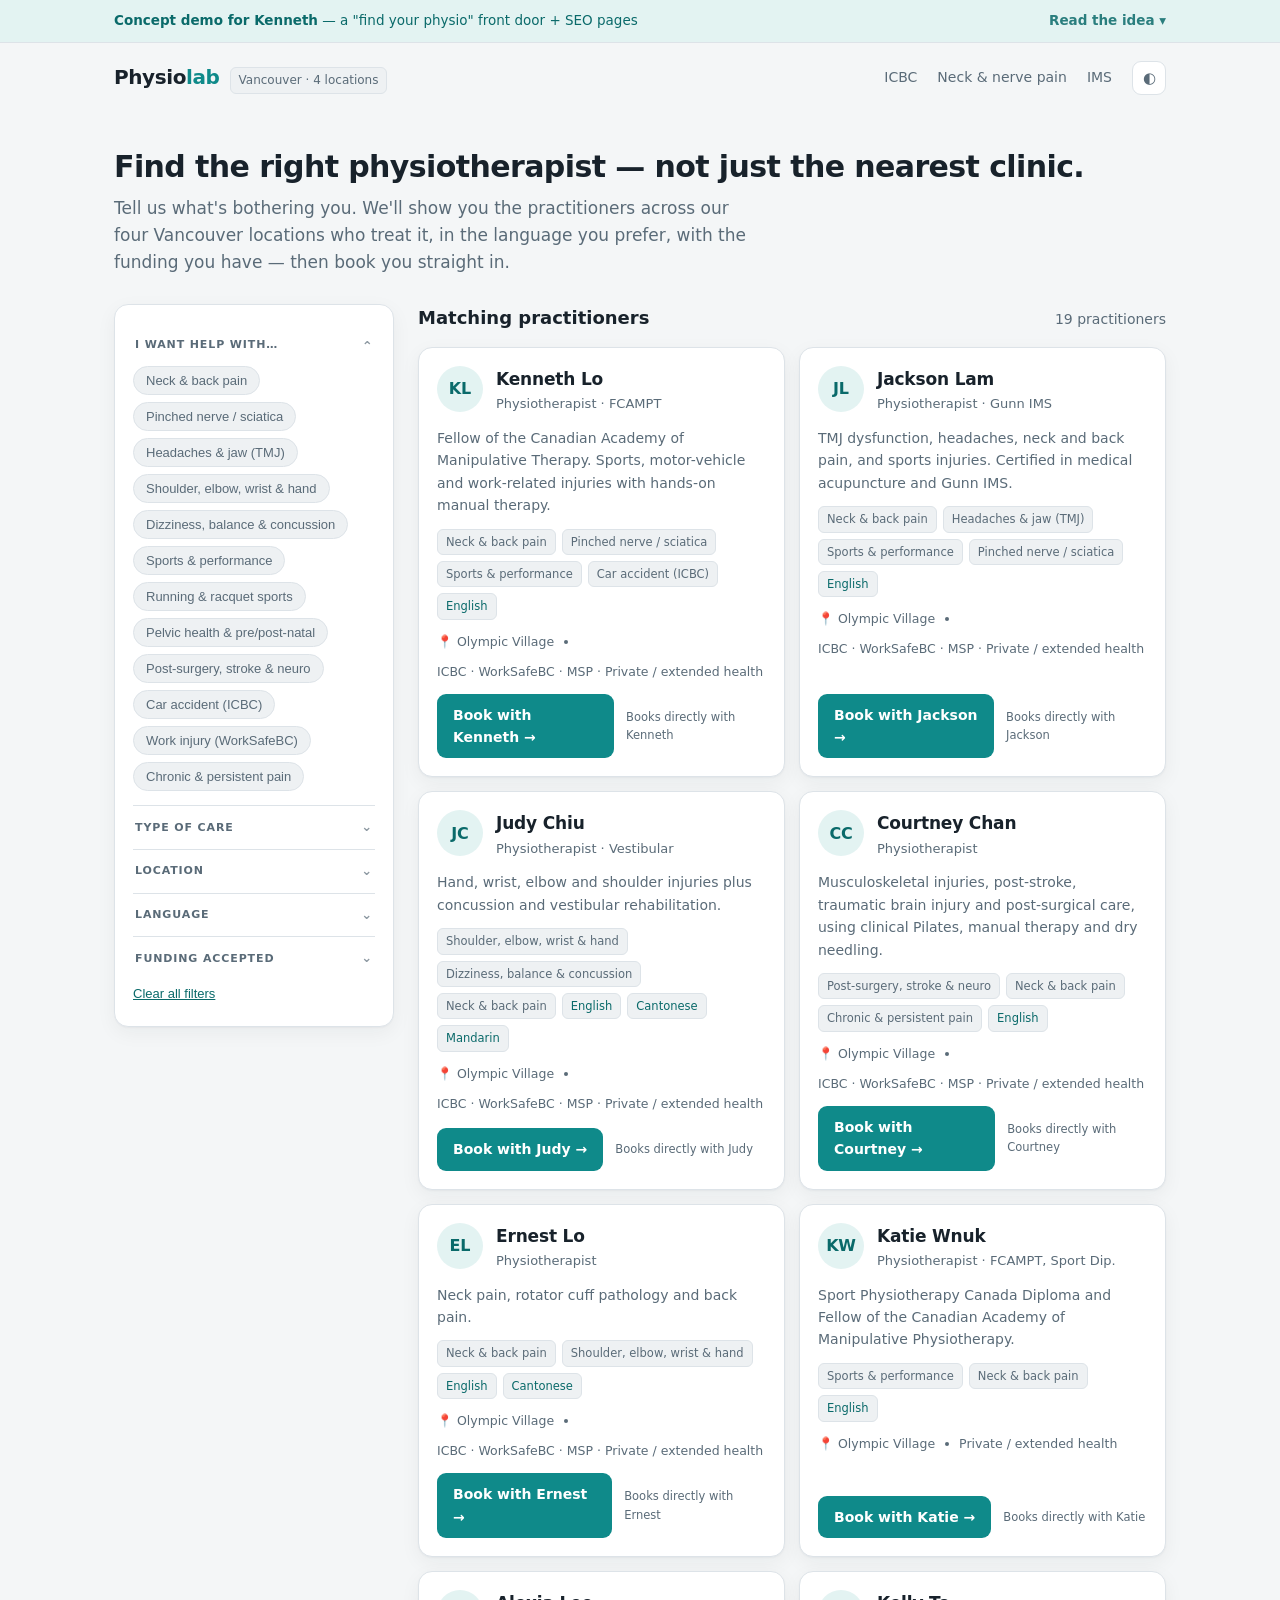
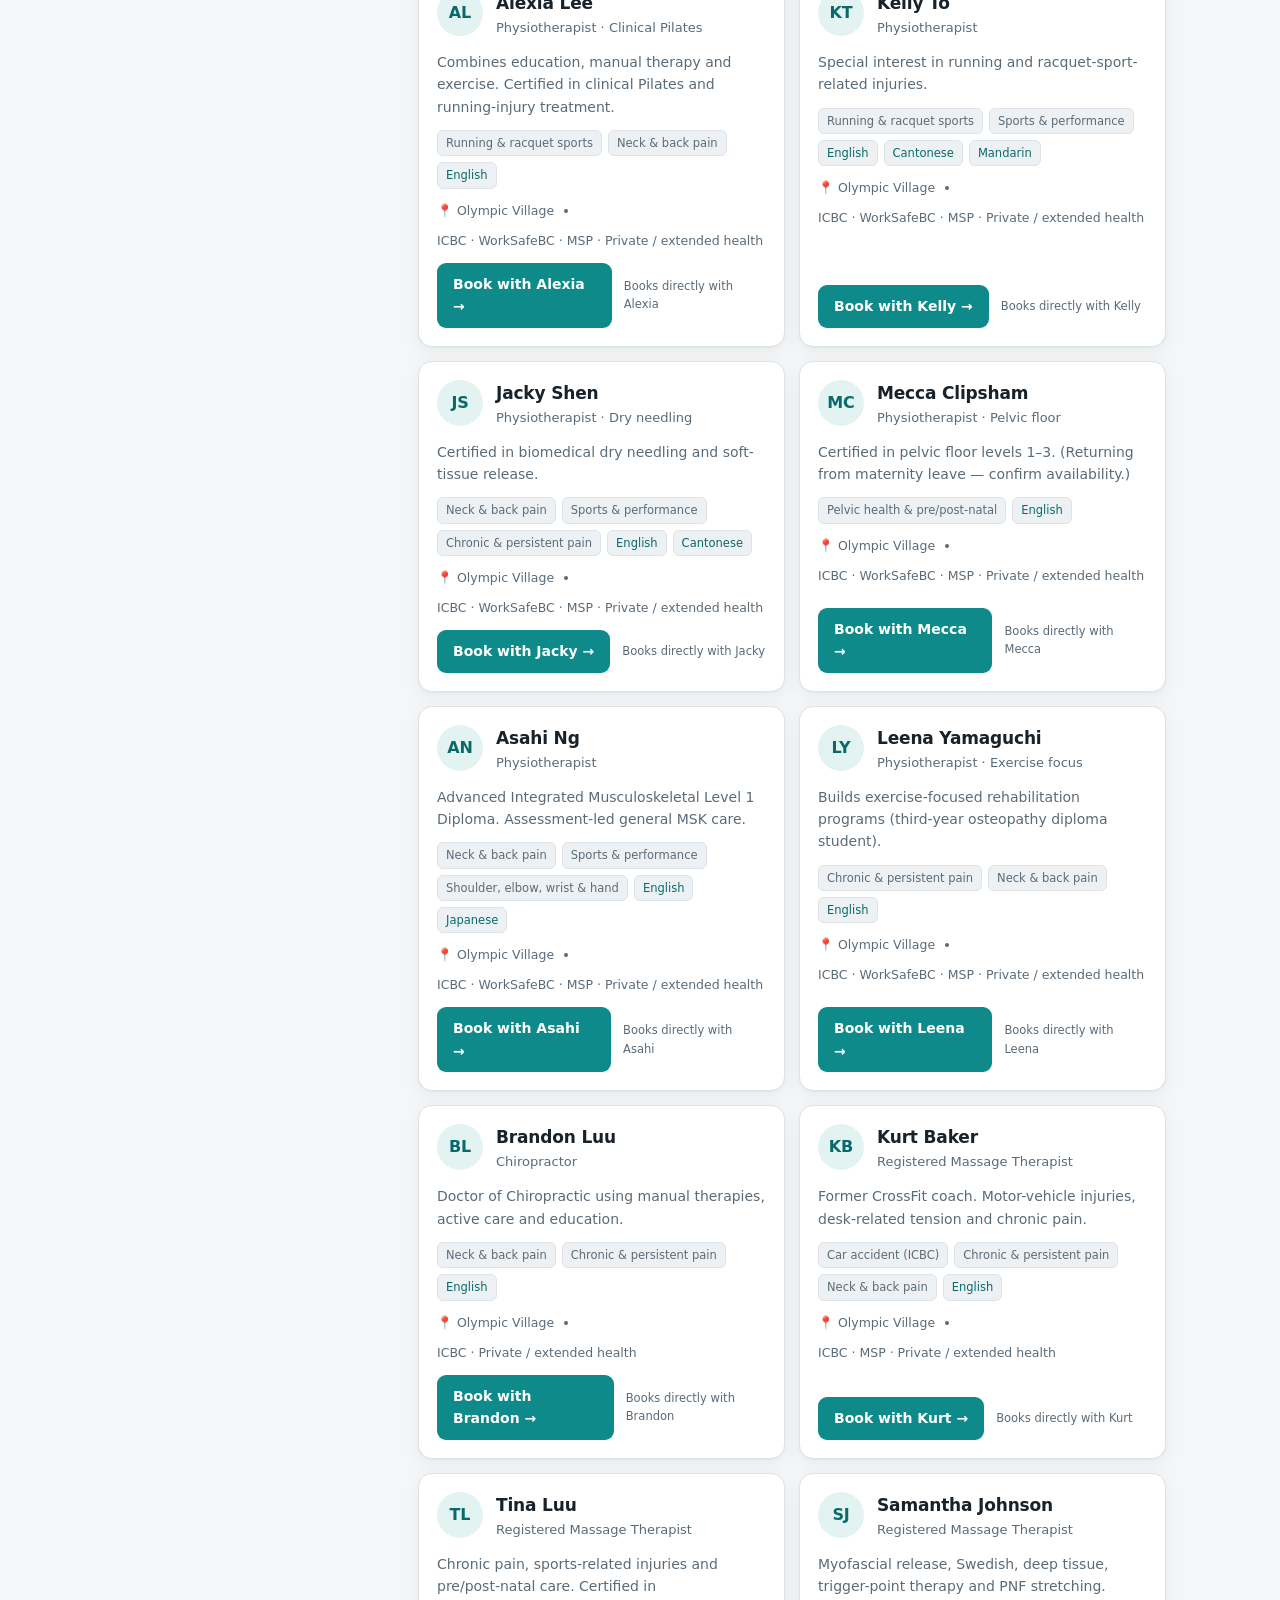
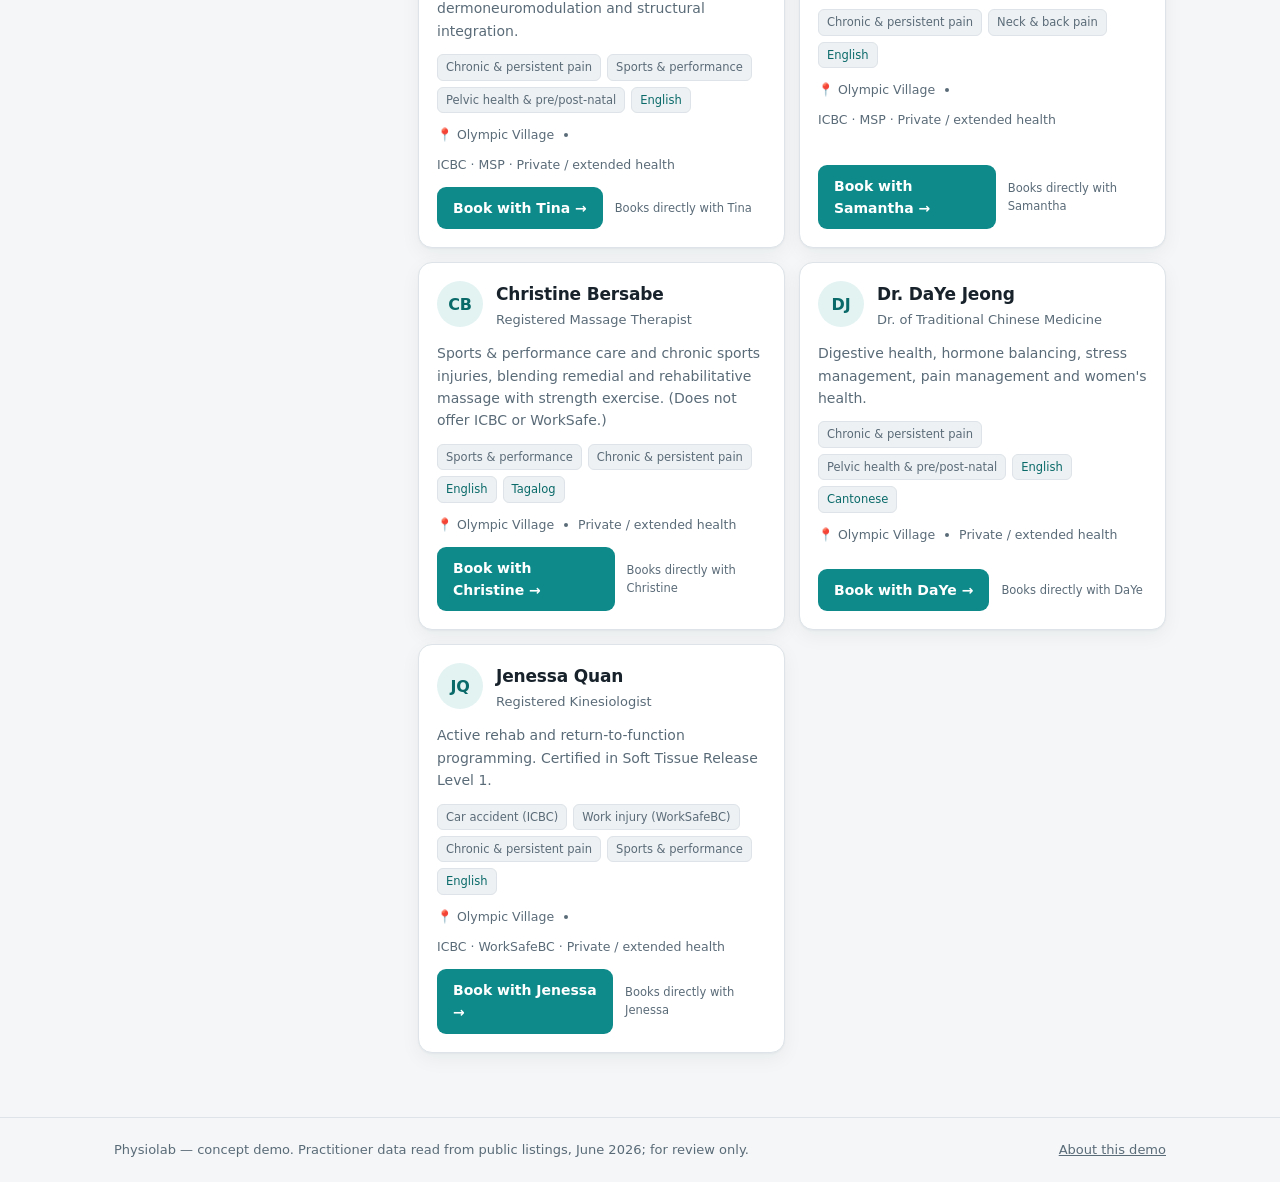
<file: index.html>
<!doctype html>
<html lang="en">
<head>
<meta charset="utf-8">
<meta name="viewport" content="width=device-width,initial-scale=1">
<meta name="robots" content="noindex, nofollow">
<title>Find your physiotherapist — Physiolab (concept demo)</title>
<meta name="description" content="Find the right Physiolab practitioner by what's bothering you, location, language and funding — then book directly. A concept demo.">
<link rel="stylesheet" href="assets/styles.css">
</head>
<body>

<details class="explainer">
  <summary>
    <span><strong>Concept demo for Kenneth</strong> — a "find your physio" front door + SEO pages</span>
    <span class="hint">Read the idea ▾</span>
  </summary>
  <div class="explainer-body">
    <p><strong>The problem today.</strong> Each Physiolab location runs a separate Jane account,
       so a new patient has to pick a <em>clinic</em> before they know who works there or whether
       anyone there treats their problem — then they're dropped into a generic booking list.
       Nearly every physio clinic in the city has this exact same front door.</p>
    <p><strong>The idea.</strong> Let people start from their <em>need</em> — "I want help
       with…" — and filter by location, language and funding, then deep-link straight onto the
       right practitioner's Jane page. (The "Book with…" buttons below are <em>live</em> deep
       links into your real Olympic Village booking — try Kenneth's.)</p>
    <p><strong>Why it's a competitive advantage:</strong></p>
    <ul>
      <li><strong>Differentiation</strong> — you'd own <em>"find the right physio for me,"</em>
          not "find a clinic near me." I haven't found a local competitor doing need-first discovery.</li>
      <li><strong>Better first visits &amp; retention</strong> — patients land with someone who
          actually treats their issue (vestibular → Judy, pelvic → Mecca, running → Kelly).</li>
      <li><strong>Fewer mis-bookings &amp; admin</strong> — the funding filter stops someone
          booking an ICBC visit with a private-pay-only clinician.</li>
      <li><strong>SEO you're currently missing</strong> — condition/service pages (ICBC, pinched
          nerve, IMS, decompression) catch high-intent Google searches and funnel into the finder.</li>
      <li><strong>Cheap to adopt</strong> — it's a thin layer over your existing Jane accounts;
          the deep links already work, so your web provider can rebuild this inside the real site.</li>
    </ul>
    <p class="explainer-foot">A working prototype to react to, not a finished product —
       your web provider can rebuild it inside the real site. Source code &amp; notes:
       <a href="https://github.com/svongripp/physiolab-demo" target="_blank" rel="noopener">github.com/svongripp/physiolab-demo</a>
       (honest caveats there — tags are drafts; only Olympic Village is populated).</p>
  </div>
</details>

<header class="site-header">
  <a class="brand" href="index.html">
    <span class="logo">Physio<span>lab</span></span>
    <span class="tag">Vancouver · 4 locations</span>
  </a>
  <nav class="nav">
    <a href="icbc-physiotherapy-vancouver.html">ICBC</a>
    <a href="pinched-nerve-neck-pain-vancouver.html">Neck &amp; nerve pain</a>
    <a href="ims-dry-needling-vancouver.html">IMS</a>
    <button class="theme-toggle" onclick="toggleTheme()" aria-label="Toggle dark mode">◐</button>
  </nav>
</header>

<section class="hero">
  <h1>Find the right physiotherapist — not just the nearest clinic.</h1>
  <p>Tell us what's bothering you. We'll show you the practitioners across our four
     Vancouver locations who treat it, in the language you prefer, with the funding you have —
     then book you straight in.</p>
</section>

<main class="finder">
  <div class="finder-grid">
    <aside class="filters" id="filters" aria-label="Filter practitioners"></aside>
    <div>
      <div class="results-head">
        <h2 style="margin:0;font-size:18px;">Matching practitioners</h2>
        <span class="count" id="resultCount"></span>
      </div>
      <div class="cards" id="cards"></div>
    </div>
  </div>
</main>

<footer class="site-footer">
  <div class="inner">
    <span>Physiolab — concept demo. Practitioner data read from public listings, June 2026; for review only.</span>
    <span><a href="README.md">About this demo</a></span>
  </div>
</footer>

<script src="assets/physios.js"></script>
<script src="assets/finder.js"></script>
</body>
</html>
</file>
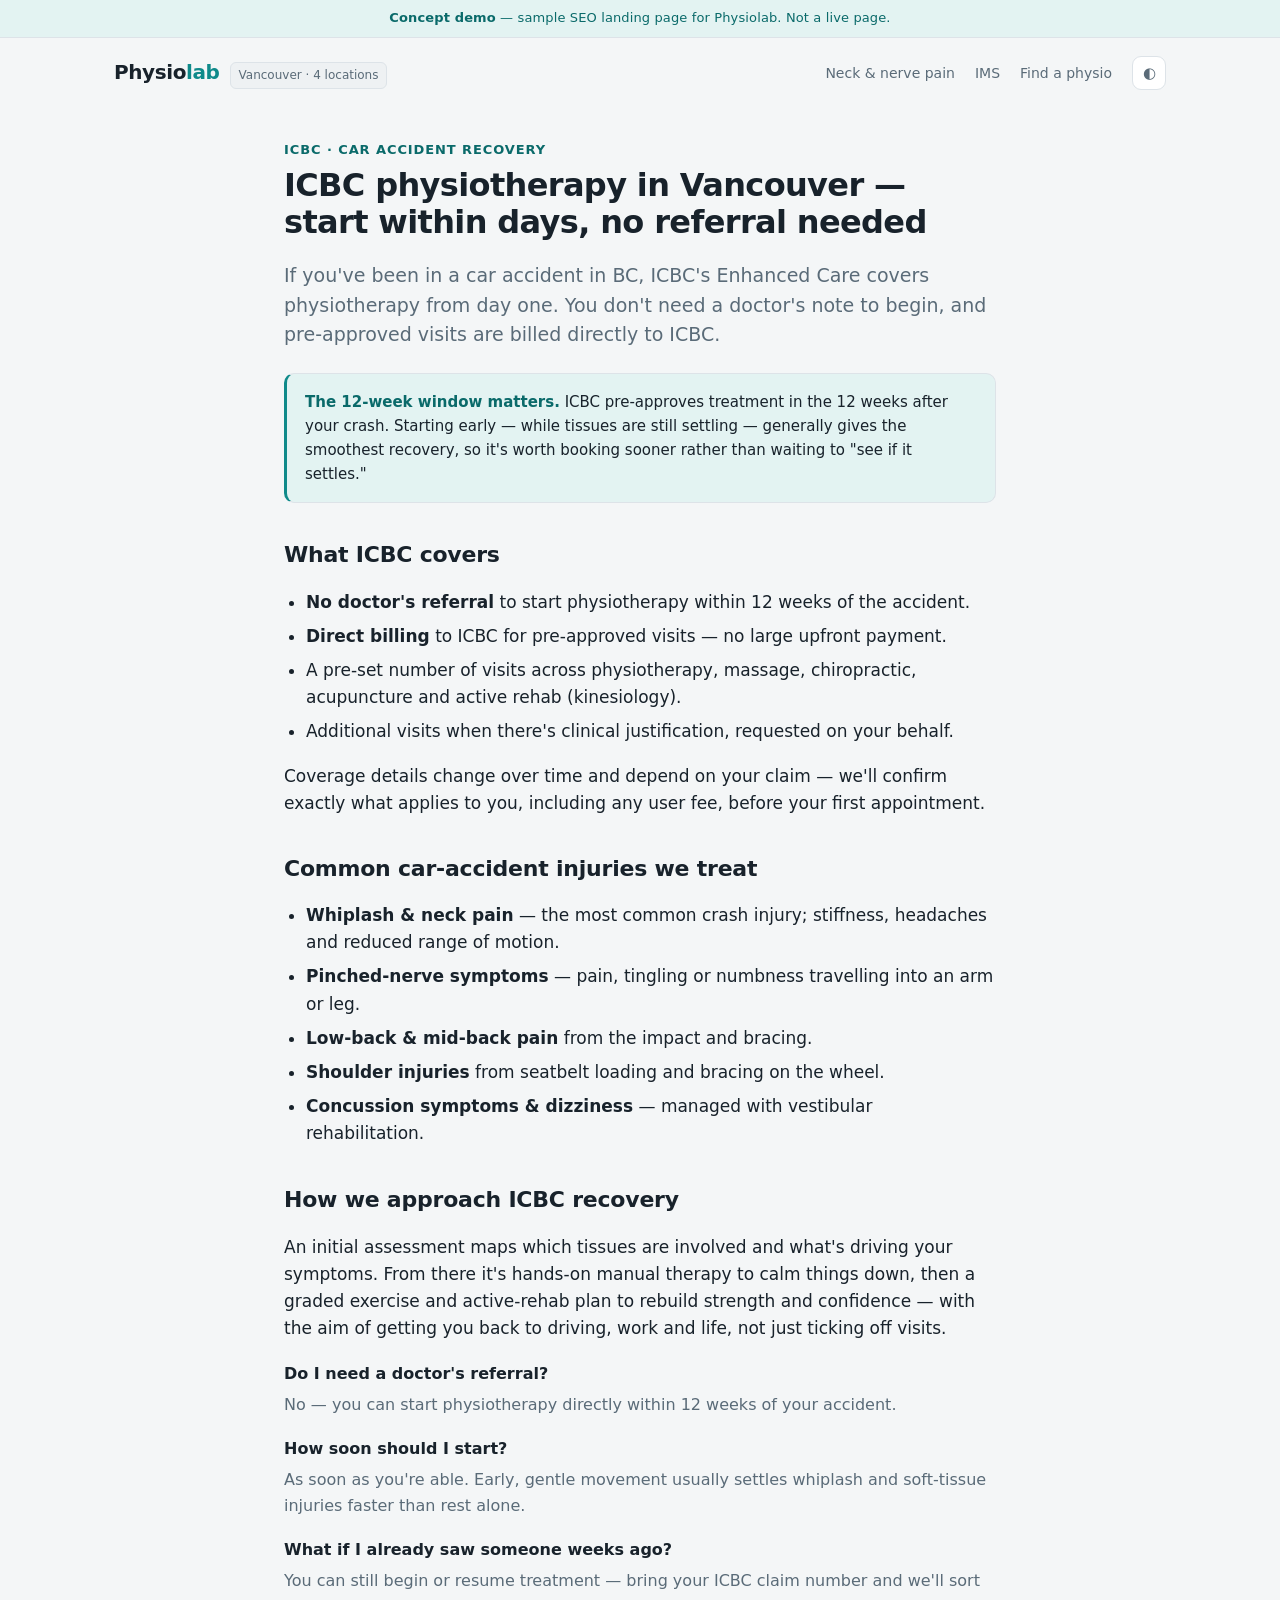
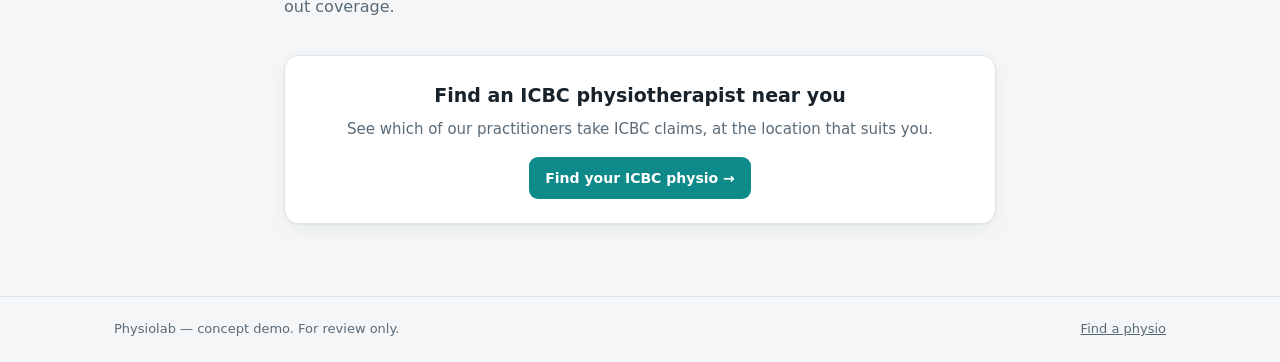
<file: icbc-physiotherapy-vancouver.html>
<!doctype html>
<html lang="en">
<head>
<meta charset="utf-8">
<meta name="viewport" content="width=device-width,initial-scale=1">
<meta name="robots" content="noindex, nofollow">
<title>ICBC Physiotherapy in Vancouver — No Doctor's Referral Needed | Physiolab</title>
<meta name="description" content="Injured in a car accident? ICBC pre-approves physiotherapy for 12 weeks — no doctor's referral and no upfront payment needed. Book ICBC physio at Physiolab in Vancouver.">
<meta name="keywords" content="ICBC physiotherapy Vancouver, car accident physio, ICBC active rehab, whiplash treatment Vancouver">
<link rel="stylesheet" href="assets/styles.css">
<script type="application/ld+json">
{
  "@context": "https://schema.org",
  "@type": "FAQPage",
  "mainEntity": [
    {"@type":"Question","name":"Do I need a doctor's referral for ICBC physiotherapy?","acceptedAnswer":{"@type":"Answer","text":"No. Under ICBC's Enhanced Care, you can start physiotherapy directly within 12 weeks of your accident without a doctor's referral."}},
    {"@type":"Question","name":"How many physiotherapy sessions does ICBC cover?","acceptedAnswer":{"@type":"Answer","text":"ICBC pre-approves a set number of physiotherapy visits in the first 12 weeks after a crash. Additional visits can be approved with clinical justification."}},
    {"@type":"Question","name":"Do I have to pay upfront?","acceptedAnswer":{"@type":"Answer","text":"Pre-approved visits are billed directly to ICBC. A user fee may apply at some clinics; we'll tell you the exact amount before you book."}}
  ]
}
</script>
</head>
<body>

<div class="demo-banner"><strong>Concept demo</strong> — sample SEO landing page for Physiolab. Not a live page.</div>

<header class="site-header">
  <a class="brand" href="index.html"><span class="logo">Physio<span>lab</span></span><span class="tag">Vancouver · 4 locations</span></a>
  <nav class="nav">
    <a href="pinched-nerve-neck-pain-vancouver.html">Neck &amp; nerve pain</a>
    <a href="ims-dry-needling-vancouver.html">IMS</a>
    <a href="index.html">Find a physio</a>
    <button class="theme-toggle" onclick="toggleTheme()" aria-label="Toggle dark mode">◐</button>
  </nav>
</header>

<article class="article">
  <div class="eyebrow">ICBC · Car accident recovery</div>
  <h1>ICBC physiotherapy in Vancouver — start within days, no referral needed</h1>
  <p class="lede">If you've been in a car accident in BC, ICBC's Enhanced Care covers physiotherapy
     from day one. You don't need a doctor's note to begin, and pre-approved visits are billed
     directly to ICBC.</p>

  <div class="callout">
    <strong>The 12-week window matters.</strong> ICBC pre-approves treatment in the 12 weeks
    after your crash. Starting early — while tissues are still settling — generally gives the
    smoothest recovery, so it's worth booking sooner rather than waiting to "see if it settles."
  </div>

  <h2>What ICBC covers</h2>
  <ul>
    <li><strong>No doctor's referral</strong> to start physiotherapy within 12 weeks of the accident.</li>
    <li><strong>Direct billing</strong> to ICBC for pre-approved visits — no large upfront payment.</li>
    <li>A pre-set number of visits across physiotherapy, massage, chiropractic, acupuncture and active rehab (kinesiology).</li>
    <li>Additional visits when there's clinical justification, requested on your behalf.</li>
  </ul>
  <p>Coverage details change over time and depend on your claim — we'll confirm exactly what
     applies to you, including any user fee, before your first appointment.</p>

  <h2>Common car-accident injuries we treat</h2>
  <ul>
    <li><strong>Whiplash &amp; neck pain</strong> — the most common crash injury; stiffness, headaches and reduced range of motion.</li>
    <li><strong>Pinched-nerve symptoms</strong> — pain, tingling or numbness travelling into an arm or leg.</li>
    <li><strong>Low-back &amp; mid-back pain</strong> from the impact and bracing.</li>
    <li><strong>Shoulder injuries</strong> from seatbelt loading and bracing on the wheel.</li>
    <li><strong>Concussion symptoms &amp; dizziness</strong> — managed with vestibular rehabilitation.</li>
  </ul>

  <h2>How we approach ICBC recovery</h2>
  <p>An initial assessment maps which tissues are involved and what's driving your symptoms.
     From there it's hands-on manual therapy to calm things down, then a graded exercise and
     active-rehab plan to rebuild strength and confidence — with the aim of getting you back to
     driving, work and life, not just ticking off visits.</p>

  <dl class="faq">
    <dt>Do I need a doctor's referral?</dt>
    <dd>No — you can start physiotherapy directly within 12 weeks of your accident.</dd>
    <dt>How soon should I start?</dt>
    <dd>As soon as you're able. Early, gentle movement usually settles whiplash and soft-tissue injuries faster than rest alone.</dd>
    <dt>What if I already saw someone weeks ago?</dt>
    <dd>You can still begin or resume treatment — bring your ICBC claim number and we'll sort out coverage.</dd>
  </dl>

  <div class="cta-band">
    <h3>Find an ICBC physiotherapist near you</h3>
    <p>See which of our practitioners take ICBC claims, at the location that suits you.</p>
    <a class="btn" href="index.html?condition=icbc">Find your ICBC physio →</a>
  </div>
</article>

<footer class="site-footer"><div class="inner">
  <span>Physiolab — concept demo. For review only.</span>
  <span><a href="index.html">Find a physio</a></span>
</div></footer>

<script src="assets/finder.js"></script>
</body>
</html>
</file>
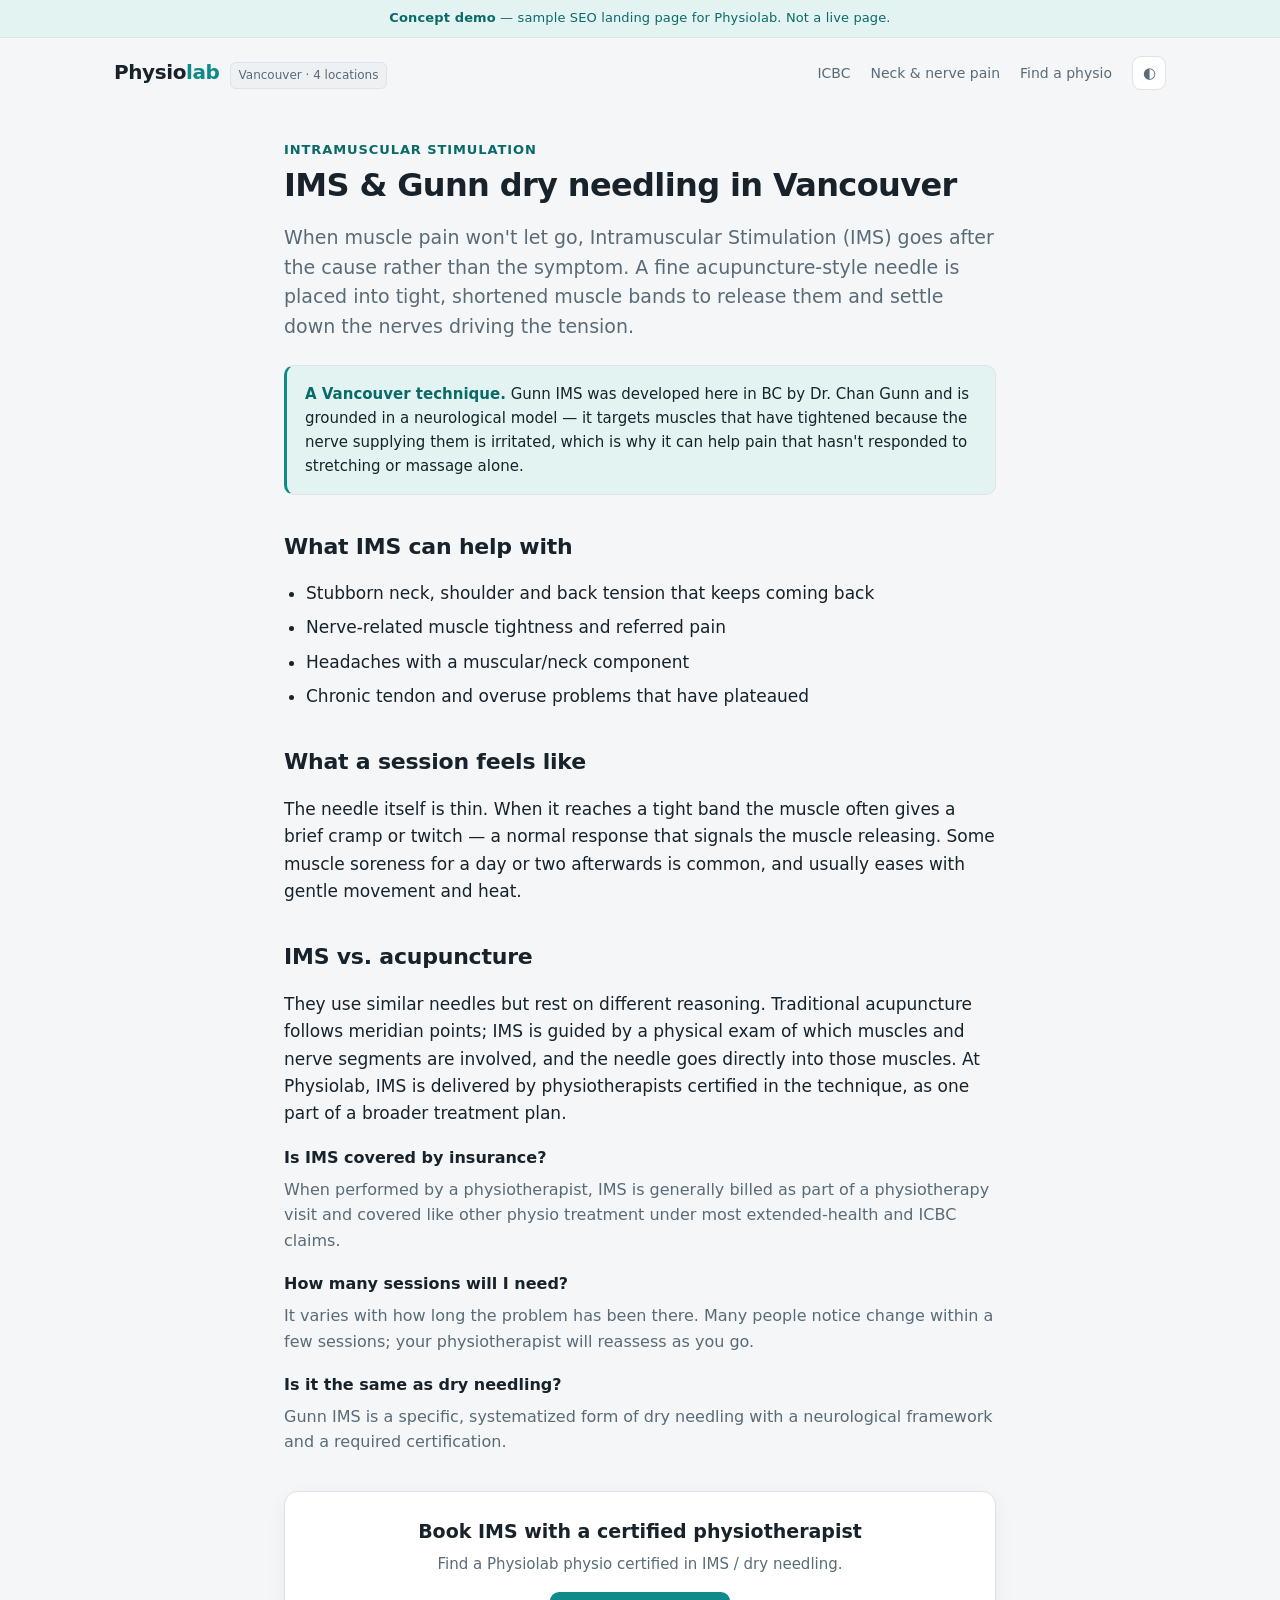
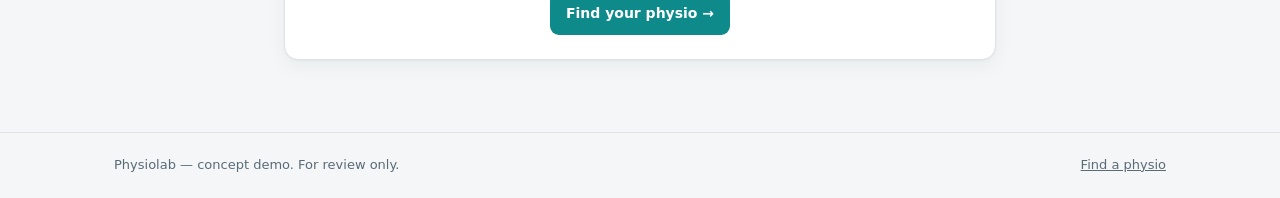
<file: ims-dry-needling-vancouver.html>
<!doctype html>
<html lang="en">
<head>
<meta charset="utf-8">
<meta name="viewport" content="width=device-width,initial-scale=1">
<meta name="robots" content="noindex, nofollow">
<title>IMS &amp; Gunn Dry Needling in Vancouver — Certified Practitioners | Physiolab</title>
<meta name="description" content="Intramuscular Stimulation (IMS) and Gunn dry needling in Vancouver for stubborn muscle and nerve-related pain. Treated by certified physiotherapists at Physiolab.">
<meta name="keywords" content="IMS Vancouver, Gunn IMS, dry needling Vancouver, intramuscular stimulation physiotherapy">
<link rel="stylesheet" href="assets/styles.css">
<script type="application/ld+json">
{
  "@context": "https://schema.org",
  "@type": "MedicalWebPage",
  "name": "IMS & dry needling in Vancouver",
  "about": {"@type":"MedicalTherapy","name":"Intramuscular Stimulation (IMS)"}
}
</script>
</head>
<body>

<div class="demo-banner"><strong>Concept demo</strong> — sample SEO landing page for Physiolab. Not a live page.</div>

<header class="site-header">
  <a class="brand" href="index.html"><span class="logo">Physio<span>lab</span></span><span class="tag">Vancouver · 4 locations</span></a>
  <nav class="nav">
    <a href="icbc-physiotherapy-vancouver.html">ICBC</a>
    <a href="pinched-nerve-neck-pain-vancouver.html">Neck &amp; nerve pain</a>
    <a href="index.html">Find a physio</a>
    <button class="theme-toggle" onclick="toggleTheme()" aria-label="Toggle dark mode">◐</button>
  </nav>
</header>

<article class="article">
  <div class="eyebrow">Intramuscular Stimulation</div>
  <h1>IMS &amp; Gunn dry needling in Vancouver</h1>
  <p class="lede">When muscle pain won't let go, Intramuscular Stimulation (IMS) goes after the
     cause rather than the symptom. A fine acupuncture-style needle is placed into tight, shortened
     muscle bands to release them and settle down the nerves driving the tension.</p>

  <div class="callout">
    <strong>A Vancouver technique.</strong> Gunn IMS was developed here in BC by Dr. Chan Gunn
    and is grounded in a neurological model — it targets muscles that have tightened because the
    nerve supplying them is irritated, which is why it can help pain that hasn't responded to
    stretching or massage alone.
  </div>

  <h2>What IMS can help with</h2>
  <ul>
    <li>Stubborn neck, shoulder and back tension that keeps coming back</li>
    <li>Nerve-related muscle tightness and referred pain</li>
    <li>Headaches with a muscular/neck component</li>
    <li>Chronic tendon and overuse problems that have plateaued</li>
  </ul>

  <h2>What a session feels like</h2>
  <p>The needle itself is thin. When it reaches a tight band the muscle often gives a brief cramp
     or twitch — a normal response that signals the muscle releasing. Some muscle soreness for a
     day or two afterwards is common, and usually eases with gentle movement and heat.</p>

  <h2>IMS vs. acupuncture</h2>
  <p>They use similar needles but rest on different reasoning. Traditional acupuncture follows
     meridian points; IMS is guided by a physical exam of which muscles and nerve segments are
     involved, and the needle goes directly into those muscles. At Physiolab, IMS is delivered by
     physiotherapists certified in the technique, as one part of a broader treatment plan.</p>

  <dl class="faq">
    <dt>Is IMS covered by insurance?</dt>
    <dd>When performed by a physiotherapist, IMS is generally billed as part of a physiotherapy visit and covered like other physio treatment under most extended-health and ICBC claims.</dd>
    <dt>How many sessions will I need?</dt>
    <dd>It varies with how long the problem has been there. Many people notice change within a few sessions; your physiotherapist will reassess as you go.</dd>
    <dt>Is it the same as dry needling?</dt>
    <dd>Gunn IMS is a specific, systematized form of dry needling with a neurological framework and a required certification.</dd>
  </dl>

  <div class="cta-band">
    <h3>Book IMS with a certified physiotherapist</h3>
    <p>Find a Physiolab physio certified in IMS / dry needling.</p>
    <a class="btn" href="index.html?condition=neck-back">Find your physio →</a>
  </div>
</article>

<footer class="site-footer"><div class="inner">
  <span>Physiolab — concept demo. For review only.</span>
  <span><a href="index.html">Find a physio</a></span>
</div></footer>

<script src="assets/finder.js"></script>
</body>
</html>
</file>
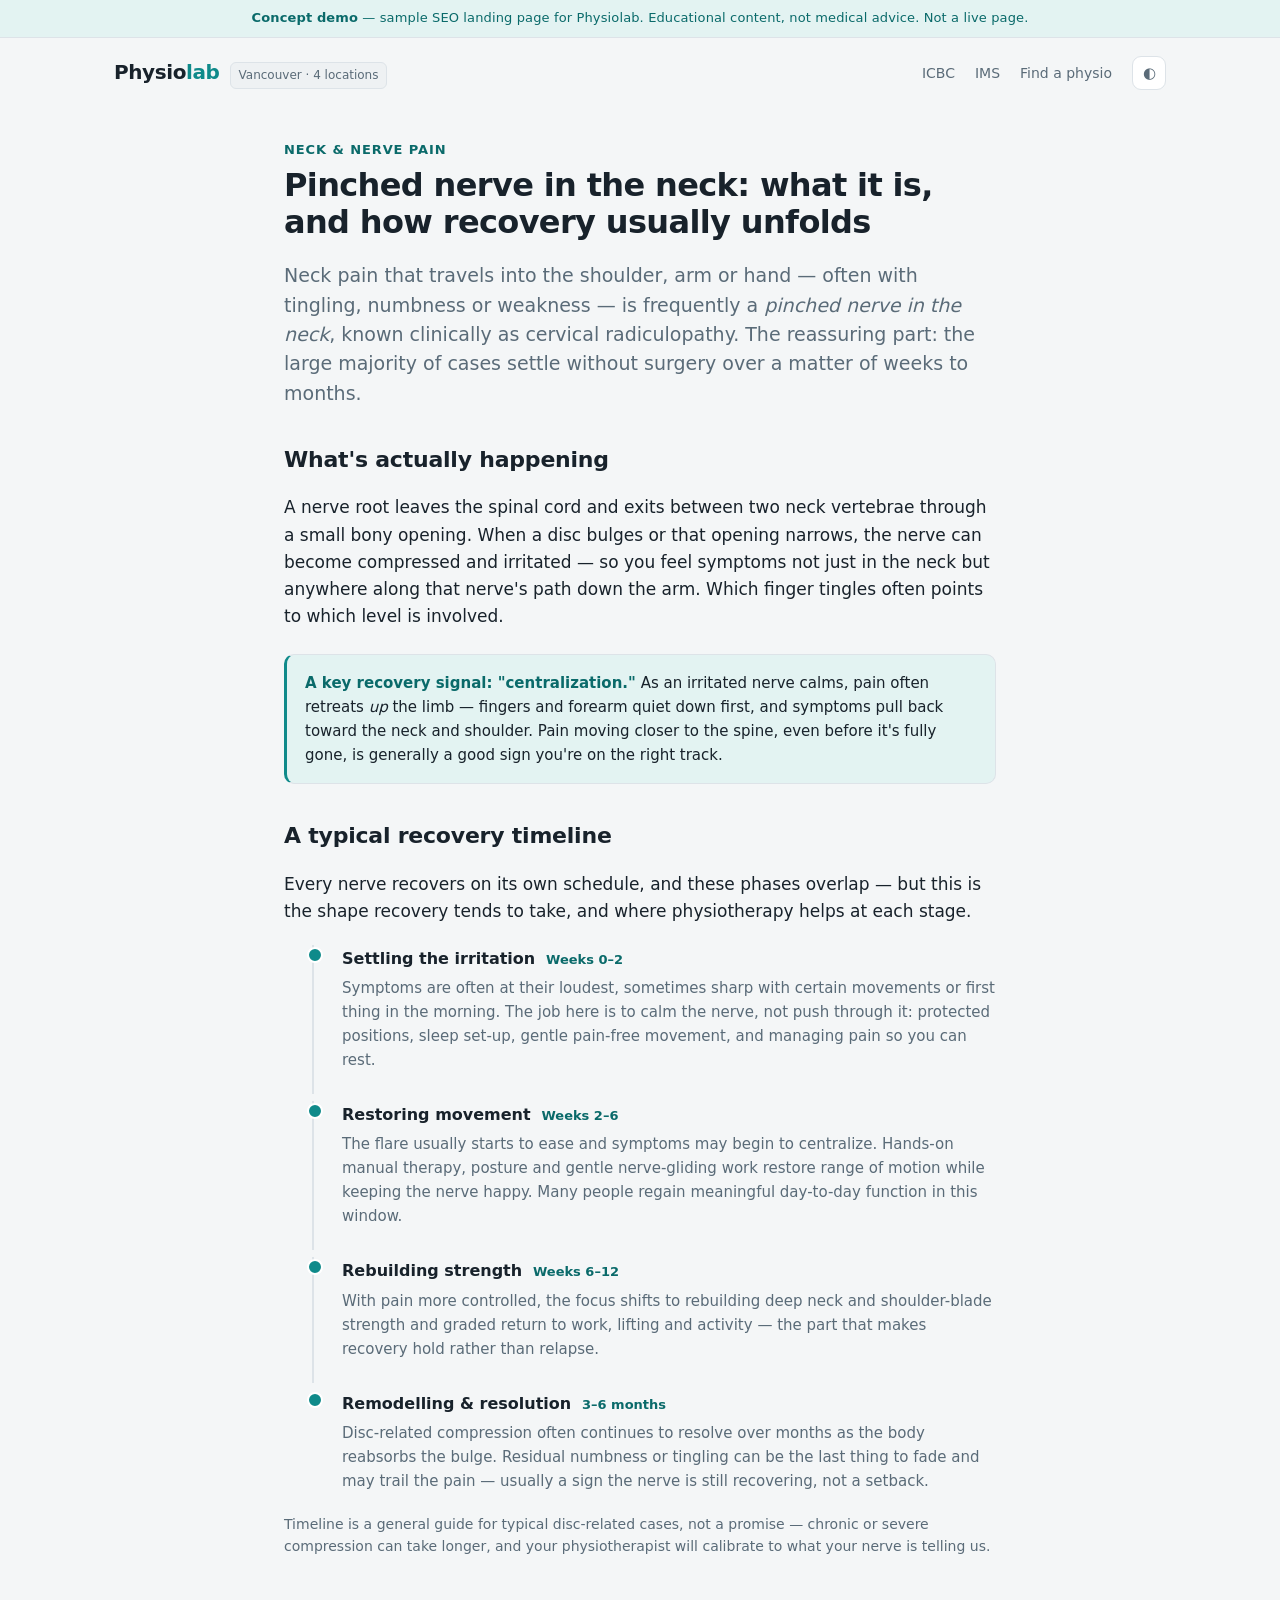
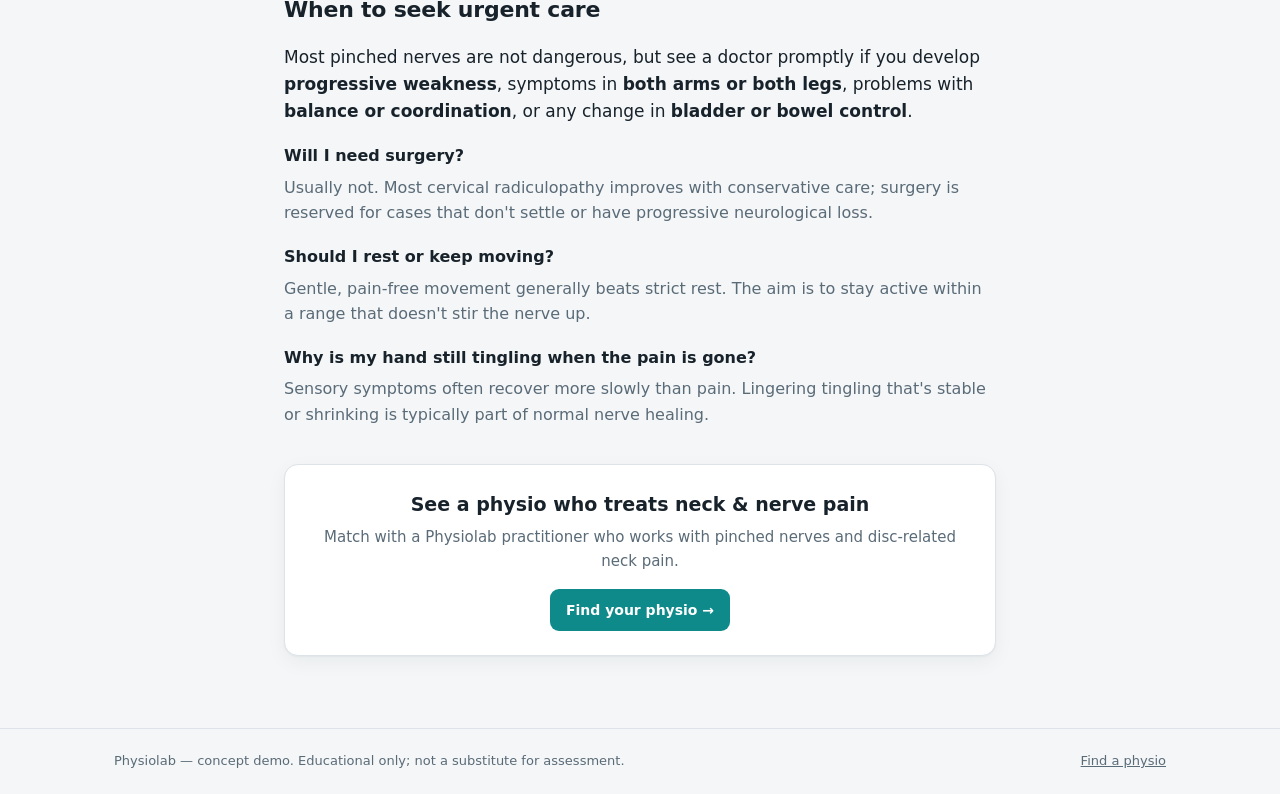
<file: pinched-nerve-neck-pain-vancouver.html>
<!doctype html>
<html lang="en">
<head>
<meta charset="utf-8">
<meta name="viewport" content="width=device-width,initial-scale=1">
<meta name="robots" content="noindex, nofollow">
<title>Pinched Nerve &amp; Neck Pain Physiotherapy in Vancouver — Recovery Timeline | Physiolab</title>
<meta name="description" content="Neck pain with tingling or weakness down the arm? Most cervical radiculopathy (a pinched nerve in the neck) recovers without surgery. See the typical recovery timeline and book physio in Vancouver.">
<meta name="keywords" content="pinched nerve neck Vancouver, cervical radiculopathy physiotherapy, neck and arm pain, nerve pain down arm">
<link rel="stylesheet" href="assets/styles.css">
<script type="application/ld+json">
{
  "@context": "https://schema.org",
  "@type": "MedicalWebPage",
  "name": "Pinched nerve & neck pain physiotherapy in Vancouver",
  "about": {"@type":"MedicalCondition","name":"Cervical radiculopathy","alternateName":"Pinched nerve in the neck"},
  "audience": {"@type":"Patient"}
}
</script>
</head>
<body>

<div class="demo-banner"><strong>Concept demo</strong> — sample SEO landing page for Physiolab. Educational content, not medical advice. Not a live page.</div>

<header class="site-header">
  <a class="brand" href="index.html"><span class="logo">Physio<span>lab</span></span><span class="tag">Vancouver · 4 locations</span></a>
  <nav class="nav">
    <a href="icbc-physiotherapy-vancouver.html">ICBC</a>
    <a href="ims-dry-needling-vancouver.html">IMS</a>
    <a href="index.html">Find a physio</a>
    <button class="theme-toggle" onclick="toggleTheme()" aria-label="Toggle dark mode">◐</button>
  </nav>
</header>

<article class="article">
  <div class="eyebrow">Neck &amp; nerve pain</div>
  <h1>Pinched nerve in the neck: what it is, and how recovery usually unfolds</h1>
  <p class="lede">Neck pain that travels into the shoulder, arm or hand — often with tingling,
     numbness or weakness — is frequently a <em>pinched nerve in the neck</em>, known clinically as
     cervical radiculopathy. The reassuring part: the large majority of cases settle without surgery
     over a matter of weeks to months.</p>

  <h2>What's actually happening</h2>
  <p>A nerve root leaves the spinal cord and exits between two neck vertebrae through a small bony
     opening. When a disc bulges or that opening narrows, the nerve can become compressed and
     irritated — so you feel symptoms not just in the neck but anywhere along that nerve's path
     down the arm. Which finger tingles often points to which level is involved.</p>

  <div class="callout">
    <strong>A key recovery signal: "centralization."</strong> As an irritated nerve calms,
    pain often retreats <em>up</em> the limb — fingers and forearm quiet down first, and symptoms
    pull back toward the neck and shoulder. Pain moving closer to the spine, even before it's fully
    gone, is generally a good sign you're on the right track.
  </div>

  <h2>A typical recovery timeline</h2>
  <p>Every nerve recovers on its own schedule, and these phases overlap — but this is the shape
     recovery tends to take, and where physiotherapy helps at each stage.</p>

  <ul class="timeline">
    <li>
      <span class="phase">Settling the irritation</span> &nbsp;<span class="when">Weeks 0–2</span>
      <p>Symptoms are often at their loudest, sometimes sharp with certain movements or first thing
         in the morning. The job here is to calm the nerve, not push through it: protected positions,
         sleep set-up, gentle pain-free movement, and managing pain so you can rest.</p>
    </li>
    <li>
      <span class="phase">Restoring movement</span> &nbsp;<span class="when">Weeks 2–6</span>
      <p>The flare usually starts to ease and symptoms may begin to centralize. Hands-on manual
         therapy, posture and gentle nerve-gliding work restore range of motion while keeping the
         nerve happy. Many people regain meaningful day-to-day function in this window.</p>
    </li>
    <li>
      <span class="phase">Rebuilding strength</span> &nbsp;<span class="when">Weeks 6–12</span>
      <p>With pain more controlled, the focus shifts to rebuilding deep neck and shoulder-blade
         strength and graded return to work, lifting and activity — the part that makes recovery
         hold rather than relapse.</p>
    </li>
    <li>
      <span class="phase">Remodelling &amp; resolution</span> &nbsp;<span class="when">3–6 months</span>
      <p>Disc-related compression often continues to resolve over months as the body reabsorbs
         the bulge. Residual numbness or tingling can be the last thing to fade and may trail the
         pain — usually a sign the nerve is still recovering, not a setback.</p>
    </li>
  </ul>
  <p style="font-size:14px;color:var(--ink-dim);">Timeline is a general guide for typical
     disc-related cases, not a promise — chronic or severe compression can take longer, and your
     physiotherapist will calibrate to what your nerve is telling us.</p>

  <h2>When to seek urgent care</h2>
  <p>Most pinched nerves are not dangerous, but see a doctor promptly if you develop
     <strong>progressive weakness</strong>, symptoms in <strong>both arms or both legs</strong>,
     problems with <strong>balance or coordination</strong>, or any change in
     <strong>bladder or bowel control</strong>.</p>

  <dl class="faq">
    <dt>Will I need surgery?</dt>
    <dd>Usually not. Most cervical radiculopathy improves with conservative care; surgery is reserved for cases that don't settle or have progressive neurological loss.</dd>
    <dt>Should I rest or keep moving?</dt>
    <dd>Gentle, pain-free movement generally beats strict rest. The aim is to stay active within a range that doesn't stir the nerve up.</dd>
    <dt>Why is my hand still tingling when the pain is gone?</dt>
    <dd>Sensory symptoms often recover more slowly than pain. Lingering tingling that's stable or shrinking is typically part of normal nerve healing.</dd>
  </dl>

  <div class="cta-band">
    <h3>See a physio who treats neck &amp; nerve pain</h3>
    <p>Match with a Physiolab practitioner who works with pinched nerves and disc-related neck pain.</p>
    <a class="btn" href="index.html?condition=nerve">Find your physio →</a>
  </div>
</article>

<footer class="site-footer"><div class="inner">
  <span>Physiolab — concept demo. Educational only; not a substitute for assessment.</span>
  <span><a href="index.html">Find a physio</a></span>
</div></footer>

<script src="assets/finder.js"></script>
</body>
</html>
</file>
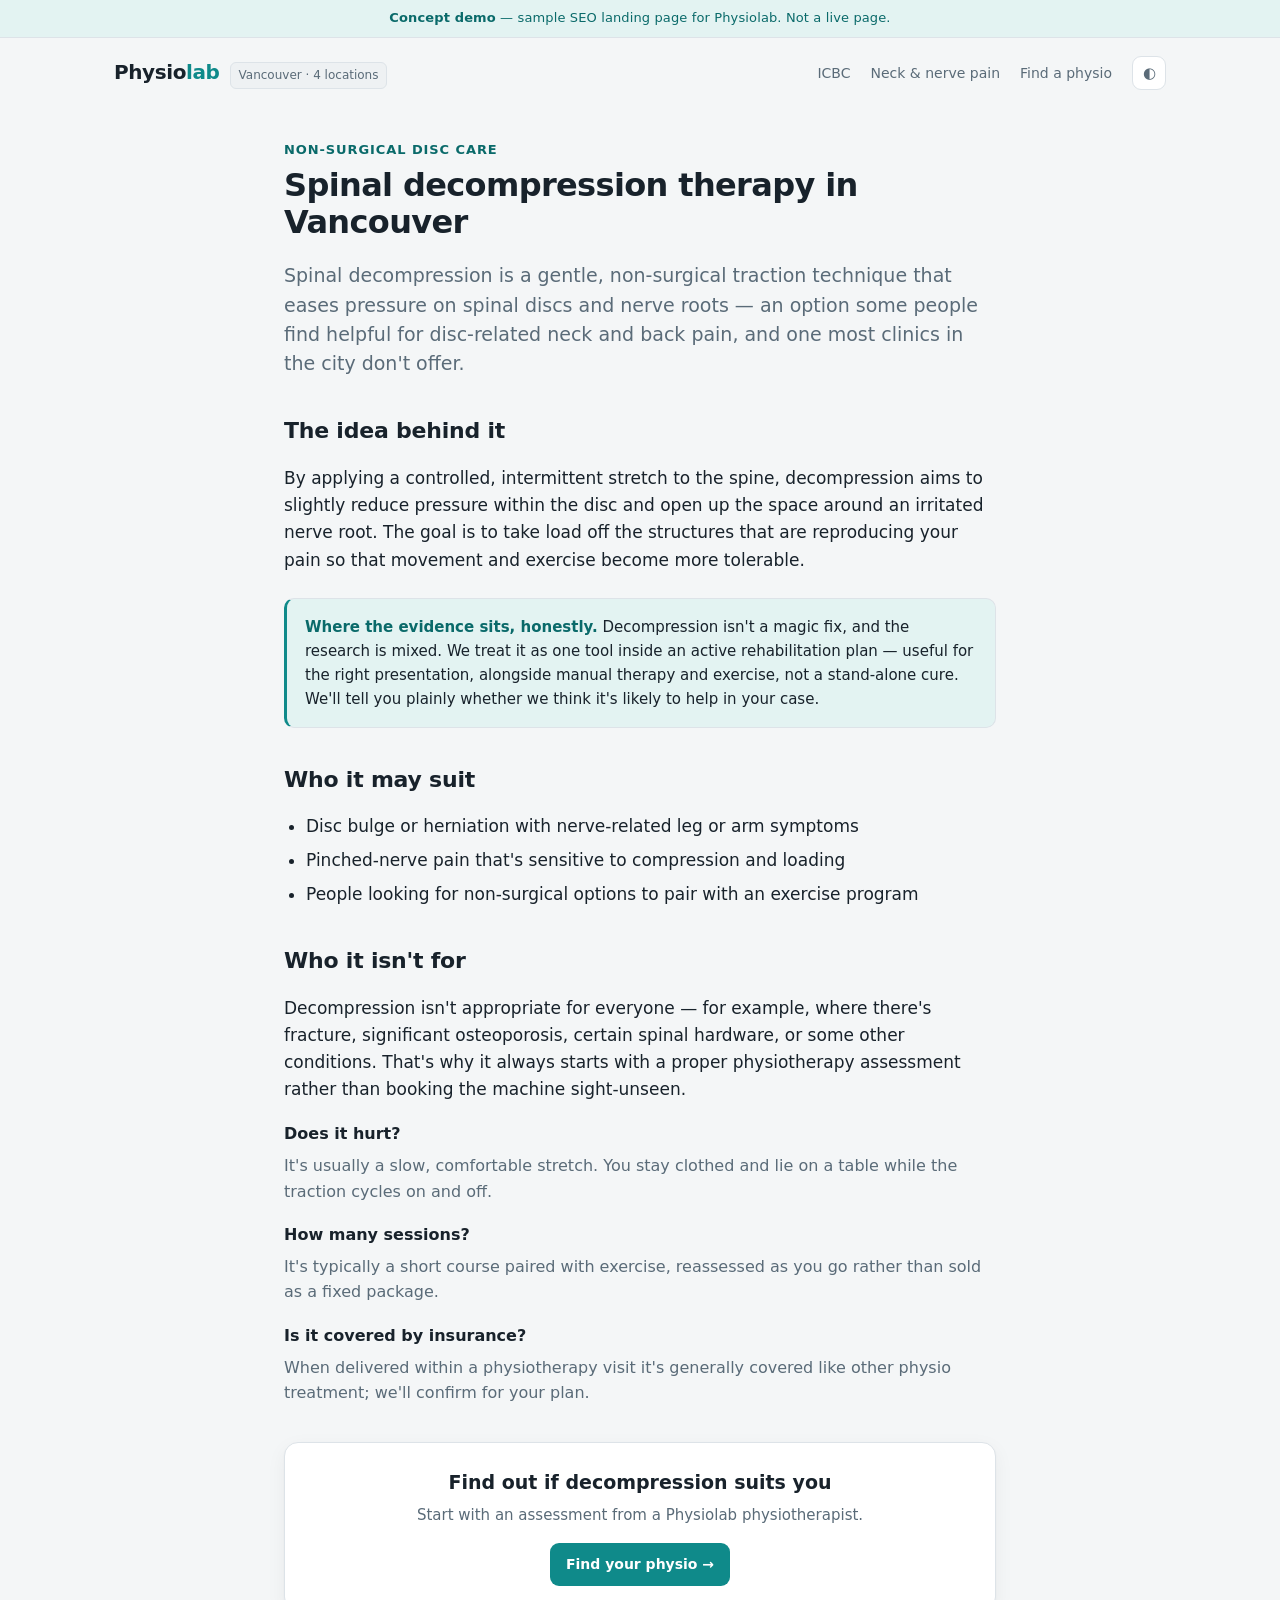
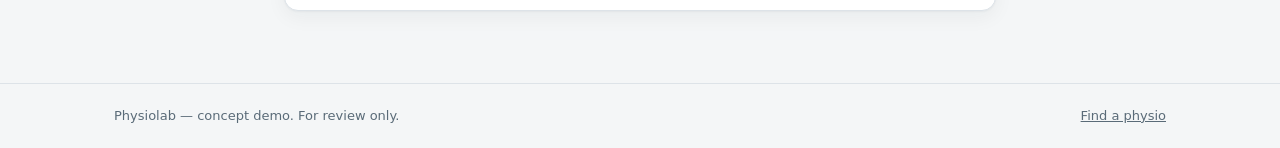
<file: spinal-decompression-vancouver.html>
<!doctype html>
<html lang="en">
<head>
<meta charset="utf-8">
<meta name="viewport" content="width=device-width,initial-scale=1">
<meta name="robots" content="noindex, nofollow">
<title>Spinal Decompression Therapy in Vancouver | Physiolab</title>
<meta name="description" content="Non-surgical spinal decompression therapy in Vancouver for disc-related neck and back pain and pinched nerves. Learn how it works and who it suits at Physiolab.">
<meta name="keywords" content="spinal decompression Vancouver, non-surgical disc treatment, traction therapy, disc bulge physiotherapy">
<link rel="stylesheet" href="assets/styles.css">
<script type="application/ld+json">
{
  "@context": "https://schema.org",
  "@type": "MedicalWebPage",
  "name": "Spinal decompression therapy in Vancouver",
  "about": {"@type":"MedicalTherapy","name":"Spinal decompression therapy"}
}
</script>
</head>
<body>

<div class="demo-banner"><strong>Concept demo</strong> — sample SEO landing page for Physiolab. Not a live page.</div>

<header class="site-header">
  <a class="brand" href="index.html"><span class="logo">Physio<span>lab</span></span><span class="tag">Vancouver · 4 locations</span></a>
  <nav class="nav">
    <a href="icbc-physiotherapy-vancouver.html">ICBC</a>
    <a href="pinched-nerve-neck-pain-vancouver.html">Neck &amp; nerve pain</a>
    <a href="index.html">Find a physio</a>
    <button class="theme-toggle" onclick="toggleTheme()" aria-label="Toggle dark mode">◐</button>
  </nav>
</header>

<article class="article">
  <div class="eyebrow">Non-surgical disc care</div>
  <h1>Spinal decompression therapy in Vancouver</h1>
  <p class="lede">Spinal decompression is a gentle, non-surgical traction technique that eases
     pressure on spinal discs and nerve roots — an option some people find helpful for
     disc-related neck and back pain, and one most clinics in the city don't offer.</p>

  <h2>The idea behind it</h2>
  <p>By applying a controlled, intermittent stretch to the spine, decompression aims to slightly
     reduce pressure within the disc and open up the space around an irritated nerve root. The goal
     is to take load off the structures that are reproducing your pain so that movement and exercise
     become more tolerable.</p>

  <div class="callout">
    <strong>Where the evidence sits, honestly.</strong> Decompression isn't a magic fix, and the
    research is mixed. We treat it as one tool inside an active rehabilitation plan — useful for the
    right presentation, alongside manual therapy and exercise, not a stand-alone cure. We'll tell you
    plainly whether we think it's likely to help in your case.
  </div>

  <h2>Who it may suit</h2>
  <ul>
    <li>Disc bulge or herniation with nerve-related leg or arm symptoms</li>
    <li>Pinched-nerve pain that's sensitive to compression and loading</li>
    <li>People looking for non-surgical options to pair with an exercise program</li>
  </ul>

  <h2>Who it isn't for</h2>
  <p>Decompression isn't appropriate for everyone — for example, where there's fracture, significant
     osteoporosis, certain spinal hardware, or some other conditions. That's why it always starts with
     a proper physiotherapy assessment rather than booking the machine sight-unseen.</p>

  <dl class="faq">
    <dt>Does it hurt?</dt>
    <dd>It's usually a slow, comfortable stretch. You stay clothed and lie on a table while the traction cycles on and off.</dd>
    <dt>How many sessions?</dt>
    <dd>It's typically a short course paired with exercise, reassessed as you go rather than sold as a fixed package.</dd>
    <dt>Is it covered by insurance?</dt>
    <dd>When delivered within a physiotherapy visit it's generally covered like other physio treatment; we'll confirm for your plan.</dd>
  </dl>

  <div class="cta-band">
    <h3>Find out if decompression suits you</h3>
    <p>Start with an assessment from a Physiolab physiotherapist.</p>
    <a class="btn" href="index.html?condition=neck-back">Find your physio →</a>
  </div>
</article>

<footer class="site-footer"><div class="inner">
  <span>Physiolab — concept demo. For review only.</span>
  <span><a href="index.html">Find a physio</a></span>
</div></footer>

<script src="assets/finder.js"></script>
</body>
</html>
</file>
<file: assets/styles.css>
/* Physiolab demo — shared styles.
   Design idiom borrowed from the cervical-recovery dashboard:
   system fonts, panel cards, rounded corners, light default + dark toggle. */

:root {
  --bg: #f4f6f7;
  --panel: #ffffff;
  --panel-2: #eef1f3;
  --ink: #18222b;
  --ink-dim: #5a6b78;
  --line: #dde3e8;
  --accent: #0f8a8a;        /* calm clinical teal */
  --accent-ink: #0a6a6a;
  --accent-soft: #e3f3f2;
  --warn: #b5641a;
  --good: #1a8f50;
  --shadow: 0 1px 2px rgba(20, 35, 45, 0.04), 0 6px 20px rgba(20, 35, 45, 0.05);
}
:root[data-theme="dark"] {
  --bg: #0f1417;
  --panel: #161d22;
  --panel-2: #1d262d;
  --ink: #e7eef2;
  --ink-dim: #93a3ad;
  --line: #28333b;
  --accent: #46c5c0;
  --accent-ink: #6fd6d1;
  --accent-soft: #15302f;
  --warn: #e0985a;
  --good: #5fcf8e;
  --shadow: none;
}

* { box-sizing: border-box; }
html, body { margin: 0; padding: 0; }
body {
  background: var(--bg);
  color: var(--ink);
  font: 16px/1.6 -apple-system, BlinkMacSystemFont, "SF Pro Text", Inter, Segoe UI, system-ui, sans-serif;
  -webkit-font-smoothing: antialiased;
}
a { color: var(--accent-ink); }

/* ---- demo banner ---- */
.demo-banner {
  background: var(--accent-soft);
  color: var(--accent-ink);
  border-bottom: 1px solid var(--line);
  font-size: 13px;
  text-align: center;
  padding: 8px 16px;
  letter-spacing: 0.01em;
}
.demo-banner strong { font-weight: 600; }

/* ---- explainer dropdown (finder) ---- */
.explainer {
  background: var(--accent-soft);
  border-bottom: 1px solid var(--line);
  color: var(--accent-ink);
}
.explainer > summary {
  list-style: none; cursor: pointer;
  max-width: 1100px; margin: 0 auto; padding: 10px 24px;
  display: flex; align-items: center; justify-content: space-between; gap: 12px;
  font-size: 13.5px;
}
.explainer > summary::-webkit-details-marker { display: none; }
.explainer > summary .hint { font-weight: 600; white-space: nowrap; opacity: 0.85; }
.explainer[open] > summary .hint { visibility: hidden; }
.explainer-body {
  max-width: 1100px; margin: 0 auto; padding: 2px 24px 18px;
  color: var(--ink);
}
.explainer-body p { margin: 10px 0; font-size: 14.5px; line-height: 1.6; }
.explainer-body ul { margin: 8px 0; padding-left: 20px; }
.explainer-body li { margin-bottom: 6px; font-size: 14.5px; }
.explainer-body .explainer-foot { font-size: 13px; color: var(--ink-dim); margin-top: 12px; }

/* ---- header ---- */
.site-header {
  display: flex; align-items: center; justify-content: space-between;
  gap: 16px;
  max-width: 1100px; margin: 0 auto; padding: 18px 24px;
}
.brand { display: flex; align-items: baseline; gap: 10px; text-decoration: none; color: var(--ink); }
.brand .logo { font-size: 20px; font-weight: 700; letter-spacing: -0.02em; }
.brand .logo span { color: var(--accent); }
.brand .tag { font-size: 12px; color: var(--ink-dim); }
.nav { display: flex; align-items: center; gap: 20px; }
.nav a { color: var(--ink-dim); text-decoration: none; font-size: 14px; }
.nav a:hover { color: var(--ink); }
.theme-toggle {
  background: var(--panel); border: 1px solid var(--line); color: var(--ink-dim);
  width: 34px; height: 34px; border-radius: 9px; cursor: pointer; font-size: 15px;
  display: inline-flex; align-items: center; justify-content: center;
}
.theme-toggle:hover { color: var(--ink); border-color: var(--ink-dim); }
.btn {
  display: inline-flex; align-items: center; gap: 7px;
  background: var(--accent); color: #fff; text-decoration: none;
  border: 0; border-radius: 9px; padding: 10px 16px;
  font-size: 14px; font-weight: 600; cursor: pointer;
}
.btn:hover { background: var(--accent-ink); }
.btn.ghost { background: transparent; color: var(--accent-ink); border: 1px solid var(--line); }
.btn.ghost:hover { border-color: var(--accent); background: var(--accent-soft); }

/* ---- hero ---- */
.hero {
  max-width: 1100px; margin: 8px auto 0; padding: 28px 24px 8px;
}
.hero h1 { font-size: 30px; line-height: 1.2; letter-spacing: -0.02em; margin: 0 0 10px; }
.hero p { font-size: 17px; color: var(--ink-dim); max-width: 640px; margin: 0; }

/* ---- finder layout ---- */
.finder { max-width: 1100px; margin: 0 auto; padding: 20px 24px 64px; }
.finder-grid { display: grid; grid-template-columns: 1fr; gap: 24px; }
@media (min-width: 880px) {
  .finder-grid { grid-template-columns: 280px minmax(0, 1fr); align-items: start; }
}

.filters {
  background: var(--panel); border: 1px solid var(--line); border-radius: 14px;
  padding: 18px 18px 20px; box-shadow: var(--shadow);
}
@media (min-width: 880px) { .filters { position: sticky; top: 16px; } }
.filter-group { border-bottom: 1px solid var(--line); }
.filter-group:last-of-type { border-bottom: 0; }
.filter-group > summary {
  list-style: none; cursor: pointer;
  display: flex; align-items: center; gap: 8px;
  padding: 11px 2px; font-size: 11px; text-transform: uppercase;
  letter-spacing: 0.08em; color: var(--ink-dim); font-weight: 700;
}
.filter-group > summary::-webkit-details-marker { display: none; }
.filter-group > summary:hover { color: var(--ink); }
.filter-group .fg-label { flex: 1; }
.filter-group .fg-chevron { transition: transform 0.15s ease; font-size: 13px; opacity: 0.7; }
.filter-group[open] > summary .fg-chevron { transform: rotate(180deg); }
.filter-group .chips { padding: 0 0 14px; }
.chips { display: flex; flex-wrap: wrap; gap: 7px; }
.chip {
  border: 1px solid var(--line); background: var(--panel-2); color: var(--ink-dim);
  border-radius: 999px; padding: 6px 12px; font-size: 13px; cursor: pointer;
  user-select: none; transition: all 0.12s ease;
}
.chip:hover { border-color: var(--accent); color: var(--ink); }
.chip[aria-pressed="true"] {
  background: var(--accent); border-color: var(--accent); color: #fff; font-weight: 600;
}
.filter-reset {
  background: none; border: 0; color: var(--accent-ink); font-size: 13px;
  cursor: pointer; padding: 0; margin-top: 4px; text-decoration: underline;
}

/* ---- results ---- */
.results-head {
  display: flex; align-items: baseline; justify-content: space-between;
  margin-bottom: 14px; gap: 12px; flex-wrap: wrap;
}
.results-head .count { font-size: 14px; color: var(--ink-dim); }
.cards { display: grid; grid-template-columns: 1fr; gap: 14px; }
@media (min-width: 1024px) { .cards { grid-template-columns: 1fr 1fr; } }

.card {
  background: var(--panel); border: 1px solid var(--line); border-radius: 14px;
  padding: 18px; box-shadow: var(--shadow);
  display: flex; flex-direction: column; gap: 12px;
}
.card-top { display: flex; align-items: flex-start; gap: 13px; }
.avatar {
  width: 46px; height: 46px; border-radius: 50%; flex-shrink: 0;
  background: var(--accent-soft); color: var(--accent-ink);
  display: flex; align-items: center; justify-content: center;
  font-weight: 700; font-size: 16px; letter-spacing: -0.01em;
}
.card h4 { margin: 0; font-size: 17px; letter-spacing: -0.01em; }
.card .role { font-size: 13px; color: var(--ink-dim); margin-top: 1px; }
.card .blurb { font-size: 14px; color: var(--ink-dim); margin: 0; }
.tags { display: flex; flex-wrap: wrap; gap: 6px; }
.tag {
  font-size: 11.5px; background: var(--panel-2); color: var(--ink-dim);
  border: 1px solid var(--line); border-radius: 6px; padding: 3px 8px;
}
.tag.lang { color: var(--accent-ink); }
.card .meta-row {
  display: flex; align-items: center; gap: 10px; font-size: 12.5px;
  color: var(--ink-dim); flex-wrap: wrap;
}
.card .meta-row .dot { width: 4px; height: 4px; border-radius: 50%; background: var(--ink-dim); }
.card-actions { margin-top: auto; display: flex; align-items: center; gap: 12px; }
.card-actions .note { font-size: 11.5px; color: var(--ink-dim); }

.empty {
  background: var(--panel); border: 1px dashed var(--line); border-radius: 14px;
  padding: 32px 24px; text-align: center; color: var(--ink-dim);
}
.empty strong { color: var(--ink); }

/* ---- article / SEO pages ---- */
.article { max-width: 760px; margin: 0 auto; padding: 8px 24px 72px; }
.article .eyebrow {
  color: var(--accent-ink); font-weight: 700; font-size: 13px;
  text-transform: uppercase; letter-spacing: 0.07em; margin: 24px 0 6px;
}
.article h1 { font-size: 32px; line-height: 1.18; letter-spacing: -0.02em; margin: 0 0 14px; }
.article h2 { font-size: 22px; letter-spacing: -0.01em; margin: 34px 0 12px; }
.article h3 { font-size: 17px; margin: 24px 0 8px; }
.article p, .article li { font-size: 17px; color: var(--ink); }
.article .lede { font-size: 19px; color: var(--ink-dim); line-height: 1.55; }
.article ul, .article ol { padding-left: 22px; }
.article li { margin-bottom: 7px; }

.callout {
  background: var(--accent-soft); border: 1px solid var(--line);
  border-left: 3px solid var(--accent); border-radius: 10px;
  padding: 16px 18px; margin: 24px 0; font-size: 15px;
}
.callout strong { color: var(--accent-ink); }

/* recovery timeline */
.timeline { list-style: none; padding: 0; margin: 20px 0; }
.timeline li {
  position: relative; padding: 0 0 22px 28px; border-left: 2px solid var(--line);
  margin-left: 6px;
}
.timeline li:last-child { border-left-color: transparent; padding-bottom: 0; }
.timeline li::before {
  content: ""; position: absolute; left: -7px; top: 2px;
  width: 12px; height: 12px; border-radius: 50%;
  background: var(--accent); border: 2px solid var(--panel);
}
.timeline .phase { font-weight: 700; font-size: 16px; }
.timeline .when { color: var(--accent-ink); font-size: 13px; font-weight: 600; }
.timeline p { margin: 4px 0 0; font-size: 15px; color: var(--ink-dim); }

.faq dt { font-weight: 700; margin-top: 18px; }
.faq dd { margin: 6px 0 0; color: var(--ink-dim); }

.cta-band {
  background: var(--panel); border: 1px solid var(--line); border-radius: 14px;
  padding: 24px; margin: 36px 0 0; text-align: center; box-shadow: var(--shadow);
}
.cta-band h3 { margin: 0 0 6px; font-size: 19px; }
.cta-band p { margin: 0 0 16px; color: var(--ink-dim); font-size: 15px; }

/* ---- footer ---- */
.site-footer {
  border-top: 1px solid var(--line); color: var(--ink-dim); font-size: 13px;
}
.site-footer .inner {
  max-width: 1100px; margin: 0 auto; padding: 22px 24px;
  display: flex; justify-content: space-between; gap: 16px; flex-wrap: wrap;
}
.site-footer a { color: var(--ink-dim); }
</file>
